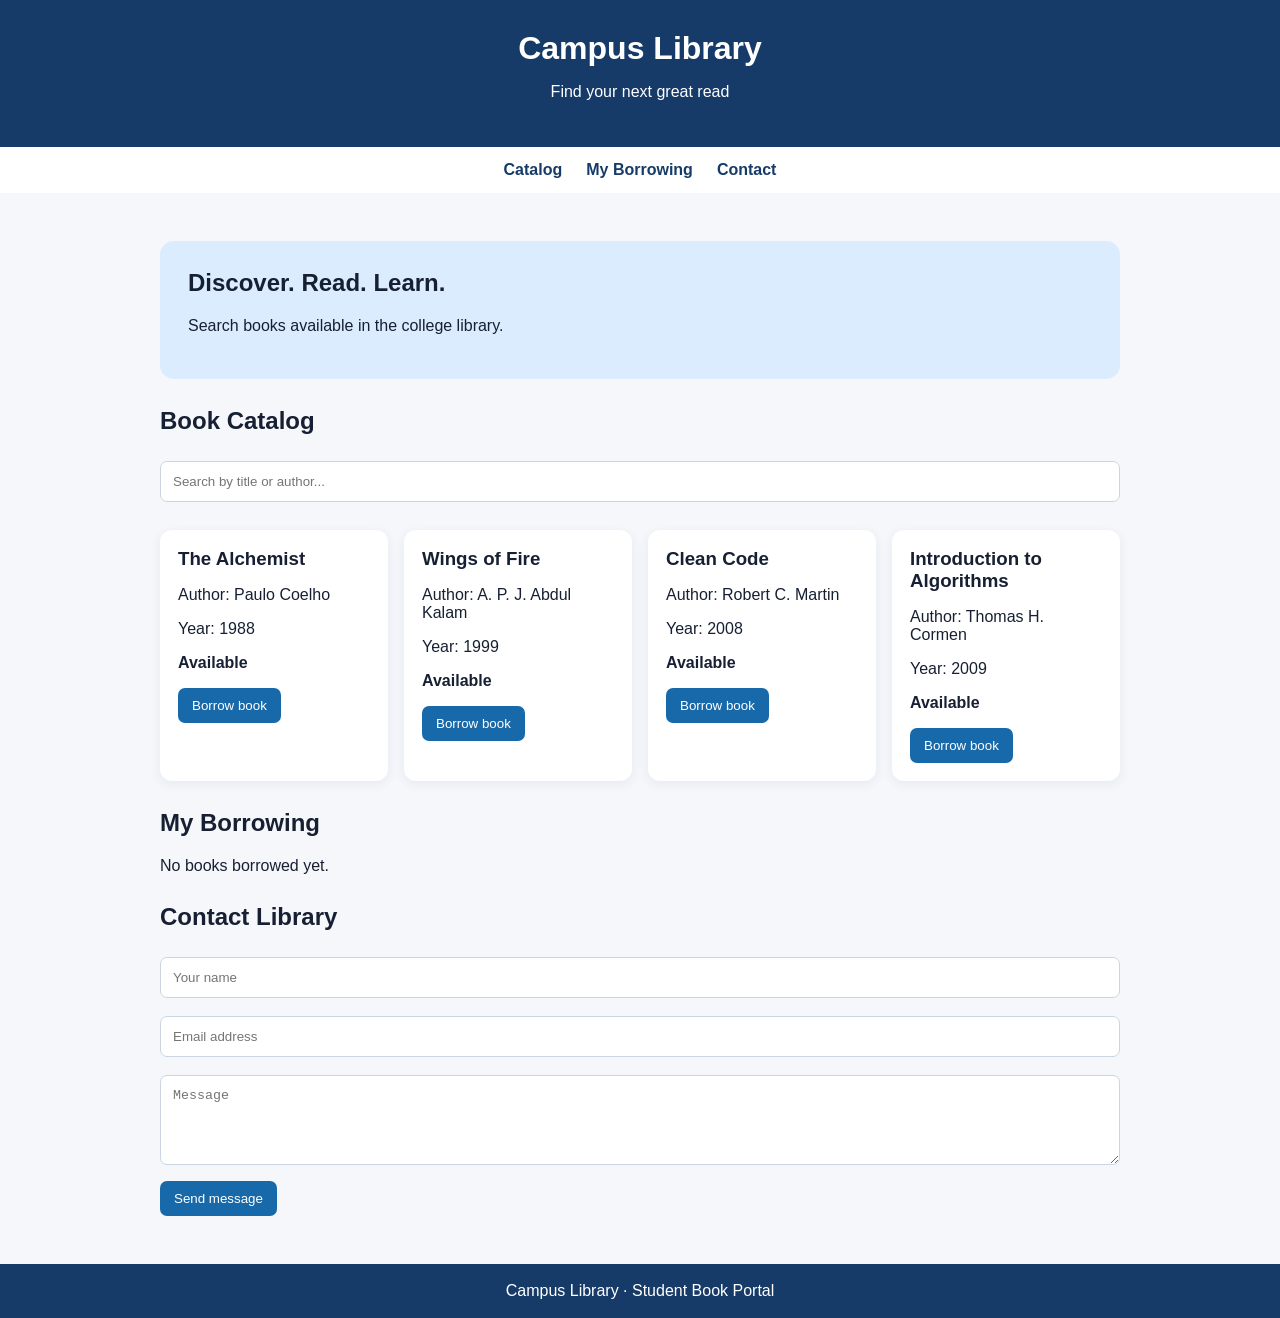
<file: Experiment 1: Library Management Website/index.html>
<!DOCTYPE html>
<html lang="en">
<head>
  <meta charset="UTF-8">
  <meta name="viewport" content="width=device-width, initial-scale=1.0">
  <title>Campus Library</title>
  <link rel="stylesheet" href="style.css">
</head>
<body>
  <header><h1>Campus Library</h1><p>Find your next great read</p></header>
  <nav><a href="#catalog">Catalog</a><a href="#borrow">My Borrowing</a><a href="#contact">Contact</a></nav>
  <main>
    <section class="hero"><h2>Discover. Read. Learn.</h2><p>Search books available in the college library.</p></section>
    <section id="catalog">
      <h2>Book Catalog</h2>
      <input id="search" type="search" placeholder="Search by title or author..." aria-label="Search books">
      <div id="books" class="grid"></div>
    </section>
    <section id="borrow">
      <h2>My Borrowing</h2>
      <p id="borrowed">No books borrowed yet.</p>
    </section>
    <section id="contact">
      <h2>Contact Library</h2>
      <form id="contactForm"><input required placeholder="Your name"><input type="email" required placeholder="Email address"><textarea required placeholder="Message"></textarea><button>Send message</button></form>
      <p id="contactStatus" role="status"></p>
    </section>
  </main>
  <footer>Campus Library · Student Book Portal</footer>
  <script src="script.js"></script>
</body>
</html>
</file>
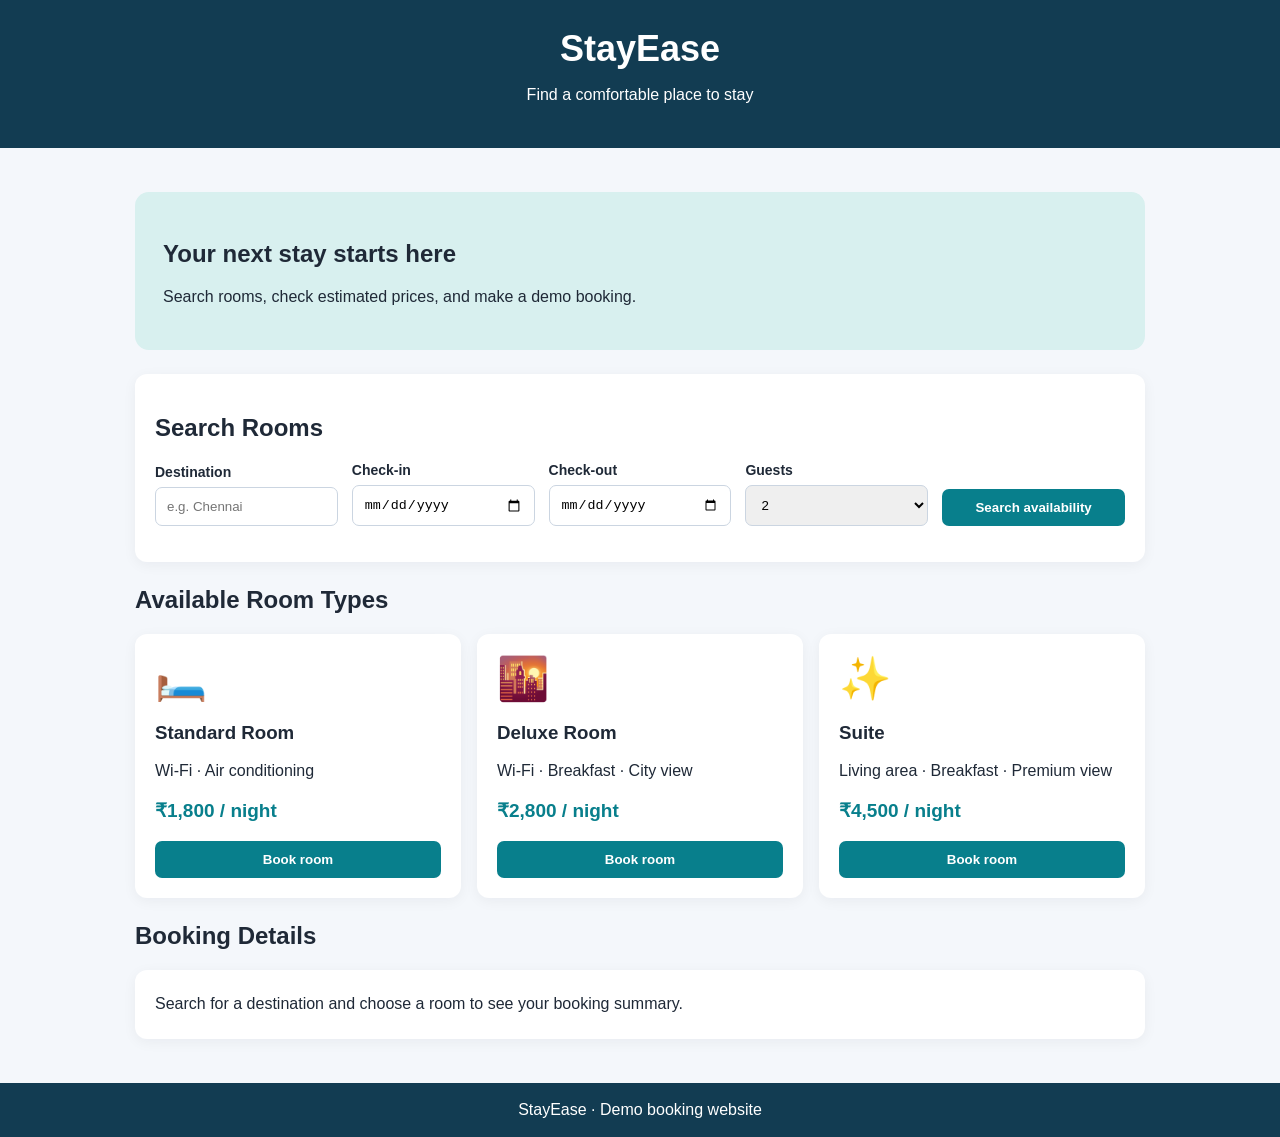
<file: Experiment 2: Hotel Room Booking/index.html>
<!DOCTYPE html>
<html lang="en">
<head><meta charset="UTF-8"><meta name="viewport" content="width=device-width, initial-scale=1.0"><title>StayEase Hotel Booking</title><link rel="stylesheet" href="style.css"></head>
<body>
<header><h1>StayEase</h1><p>Find a comfortable place to stay</p></header>
<main>
<section class="hero"><h2>Your next stay starts here</h2><p>Search rooms, check estimated prices, and make a demo booking.</p></section>
<section class="search">
<h2>Search Rooms</h2>
<form id="searchForm">
<label>Destination<input id="destination" required placeholder="e.g. Chennai"></label>
<label>Check-in<input id="checkin" type="date" required></label>
<label>Check-out<input id="checkout" type="date" required></label>
<label>Guests<select id="guests"><option>1</option><option selected>2</option><option>3</option><option>4</option></select></label>
<button>Search availability</button>
</form><p id="searchMessage" role="status"></p>
</section>
<section><h2>Available Room Types</h2><div class="rooms">
<article class="room"><div class="emoji">🛏️</div><h3>Standard Room</h3><p>Wi-Fi · Air conditioning</p><p class="price">₹1,800 / night</p><button data-room="Standard Room" data-price="1800">Book room</button></article>
<article class="room"><div class="emoji">🌇</div><h3>Deluxe Room</h3><p>Wi-Fi · Breakfast · City view</p><p class="price">₹2,800 / night</p><button data-room="Deluxe Room" data-price="2800">Book room</button></article>
<article class="room"><div class="emoji">✨</div><h3>Suite</h3><p>Living area · Breakfast · Premium view</p><p class="price">₹4,500 / night</p><button data-room="Suite" data-price="4500">Book room</button></article>
</div></section>
<section><h2>Booking Details</h2><div id="bookingResult" class="result">Search for a destination and choose a room to see your booking summary.</div></section>
</main><footer>StayEase · Demo booking website</footer><script src="script.js"></script></body></html>
</file>
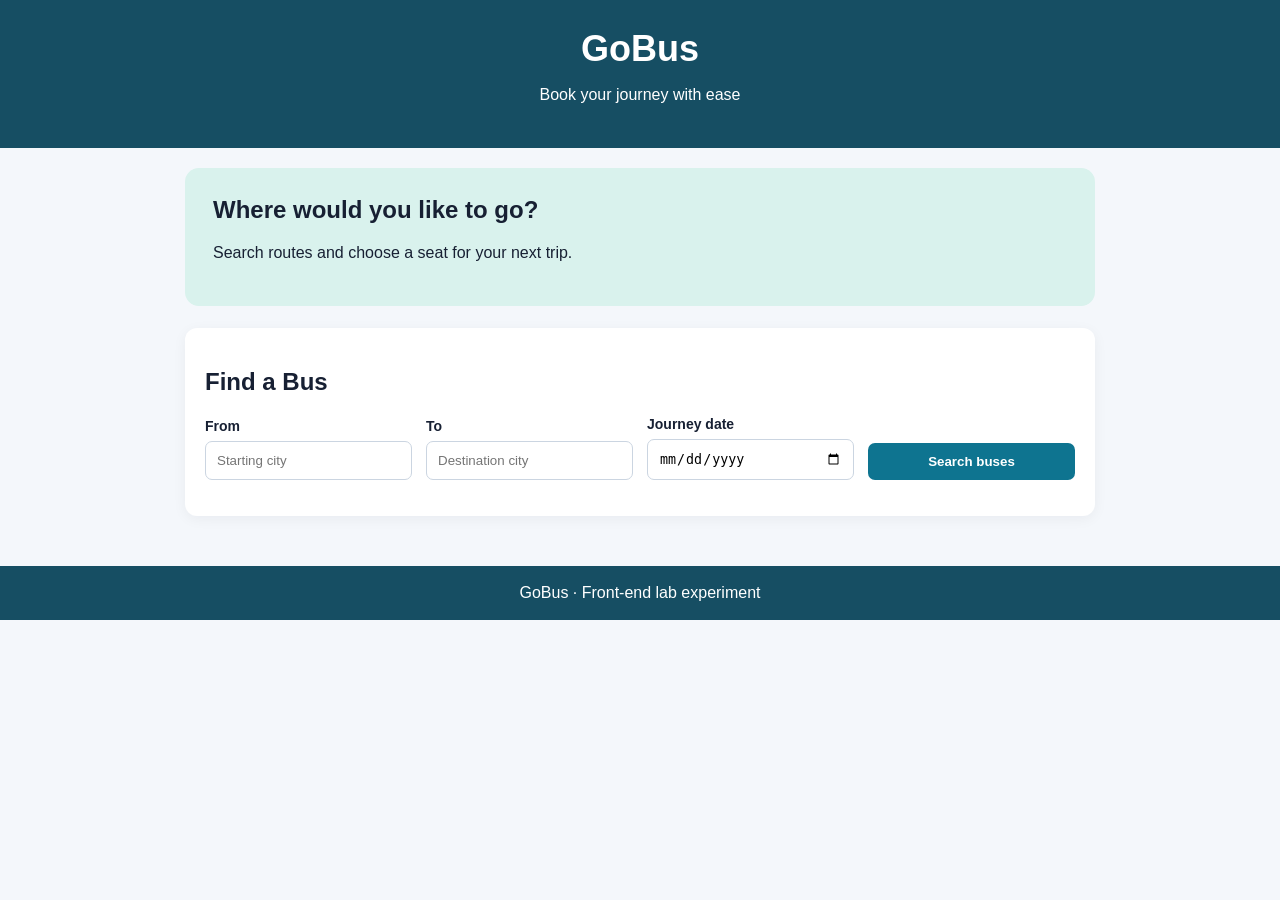
<file: Experiment 3: Bus Ticket Booking/index.html>
<!DOCTYPE html>
<html lang="en">
<head><meta charset="UTF-8"><meta name="viewport" content="width=device-width, initial-scale=1.0"><title>GoBus Ticket Booking</title><link rel="stylesheet" href="style.css"></head>
<body>
<header><h1>GoBus</h1><p>Book your journey with ease</p></header>
<main>
<section class="hero"><h2>Where would you like to go?</h2><p>Search routes and choose a seat for your next trip.</p></section>
<section class="panel"><h2>Find a Bus</h2><form id="busForm">
<label>From<input id="from" required placeholder="Starting city"></label>
<label>To<input id="to" required placeholder="Destination city"></label>
<label>Journey date<input id="date" type="date" required></label>
<button>Search buses</button></form><p id="message" role="status"></p></section>
<section id="results" hidden><h2>Available Buses</h2><div class="bus"><div><h3>Express Travels</h3><p>08:00 AM → 01:00 PM · AC Seater</p><p>Fare: ₹650 per seat</p></div><button id="chooseBus">Select seats</button></div></section>
<section id="seatSection" hidden><h2>Select Seats</h2><p>Choose one or more available seats.</p><div class="legend">🟩 Available　 🟥 Booked　 🟦 Selected</div><div id="seats" class="seats"></div><p id="seatSummary">No seats selected.</p><form id="passengerForm"><label>Passenger name<input id="passenger" required placeholder="Full name"></label><label>Phone number<input id="phone" required pattern="[0-9]{10}" placeholder="10-digit phone number"></label><button>Book ticket</button></form><div id="ticket"></div></section>
</main><footer>GoBus · Front-end lab experiment</footer><script src="script.js"></script></body></html>
</file>
<file: Experiment 1: Library Management Website/style.css>
*{box-sizing:border-box}body{margin:0;font-family:Arial,sans-serif;color:#172033;background:#f5f7fb}header{text-align:center;padding:30px 16px;background:#173b68;color:white}header h1{margin:0 0 8px}nav{display:flex;justify-content:center;gap:24px;padding:14px;background:#fff;position:sticky;top:0}nav a{color:#173b68;text-decoration:none;font-weight:bold}main{max-width:1000px;margin:auto;padding:20px}.hero{background:#dcecff;padding:28px;border-radius:14px;margin-bottom:24px}.hero h2{margin-top:0}.grid{display:grid;grid-template-columns:repeat(auto-fit,minmax(210px,1fr));gap:16px;margin-top:16px}.book{background:white;padding:18px;border-radius:12px;box-shadow:0 3px 12px #13294b12}.book h3{margin:0 0 8px}.book button,form button{border:0;border-radius:7px;padding:10px 14px;background:#1769aa;color:white;cursor:pointer}.book button:disabled{background:#8493a4}input,textarea{width:100%;padding:12px;border:1px solid #cbd5e1;border-radius:7px;margin:6px 0 12px}textarea{min-height:90px}section{margin:28px 0}footer{text-align:center;background:#173b68;color:white;padding:18px}
</file>
<file: Experiment 2: Hotel Room Booking/style.css>
*{box-sizing:border-box}body{margin:0;background:#f4f7fb;color:#1f2937;font-family:Arial,sans-serif}header{padding:28px;text-align:center;background:#123c52;color:white}header h1{margin:0;font-size:36px}main{max-width:1050px;margin:auto;padding:20px}.hero{padding:28px;background:#d8f0ef;border-radius:14px}.search,.room,.result{background:white;padding:20px;border-radius:12px;box-shadow:0 3px 14px #0f172a0d}form{display:grid;grid-template-columns:repeat(auto-fit,minmax(150px,1fr));gap:14px;align-items:end}label{font-size:14px;font-weight:bold}input,select{display:block;width:100%;margin-top:7px;padding:11px;border:1px solid #cbd5e1;border-radius:7px}button{padding:11px 15px;border:0;border-radius:7px;background:#087f8c;color:white;font-weight:bold;cursor:pointer}.rooms{display:grid;grid-template-columns:repeat(auto-fit,minmax(220px,1fr));gap:16px}.emoji{font-size:42px}.price{font-weight:bold;color:#087f8c;font-size:19px}.room button{width:100%}.result{line-height:1.8}section{margin:24px 0}footer{text-align:center;background:#123c52;color:white;padding:18px}
</file>
<file: Experiment 3: Bus Ticket Booking/style.css>
*{box-sizing:border-box}body{margin:0;font-family:Arial,sans-serif;color:#172033;background:#f4f7fb}header{padding:28px;text-align:center;color:white;background:#164e63}header h1{margin:0;font-size:36px}.hero{padding:28px;background:#d9f2ed;border-radius:14px}.hero h2{margin-top:0}main{max-width:950px;margin:auto;padding:20px}.panel,.bus,#seatSection{background:white;padding:20px;border-radius:12px;margin-top:22px;box-shadow:0 3px 14px #0f172a0d}form{display:grid;grid-template-columns:repeat(auto-fit,minmax(170px,1fr));gap:14px;align-items:end}label{font-weight:bold;font-size:14px}input{display:block;width:100%;padding:11px;margin-top:7px;border:1px solid #cbd5e1;border-radius:7px}button{border:0;border-radius:7px;padding:11px 15px;background:#0e7490;color:white;font-weight:bold;cursor:pointer}.bus{display:flex;align-items:center;justify-content:space-between;gap:20px}.seats{display:grid;grid-template-columns:repeat(4,55px);gap:10px;max-width:270px;margin:18px auto}.seat{padding:12px 0;background:#bbf7d0;color:#14532d}.seat.selected{background:#60a5fa;color:#082f49}.seat.booked{background:#fecaca;color:#7f1d1d;cursor:not-allowed}.legend{text-align:center;font-size:14px}.ticket{padding:16px;background:#ecfeff;border:1px dashed #0e7490;border-radius:10px;margin-top:18px}footer{text-align:center;padding:18px;background:#164e63;color:white;margin-top:30px}
</file>
